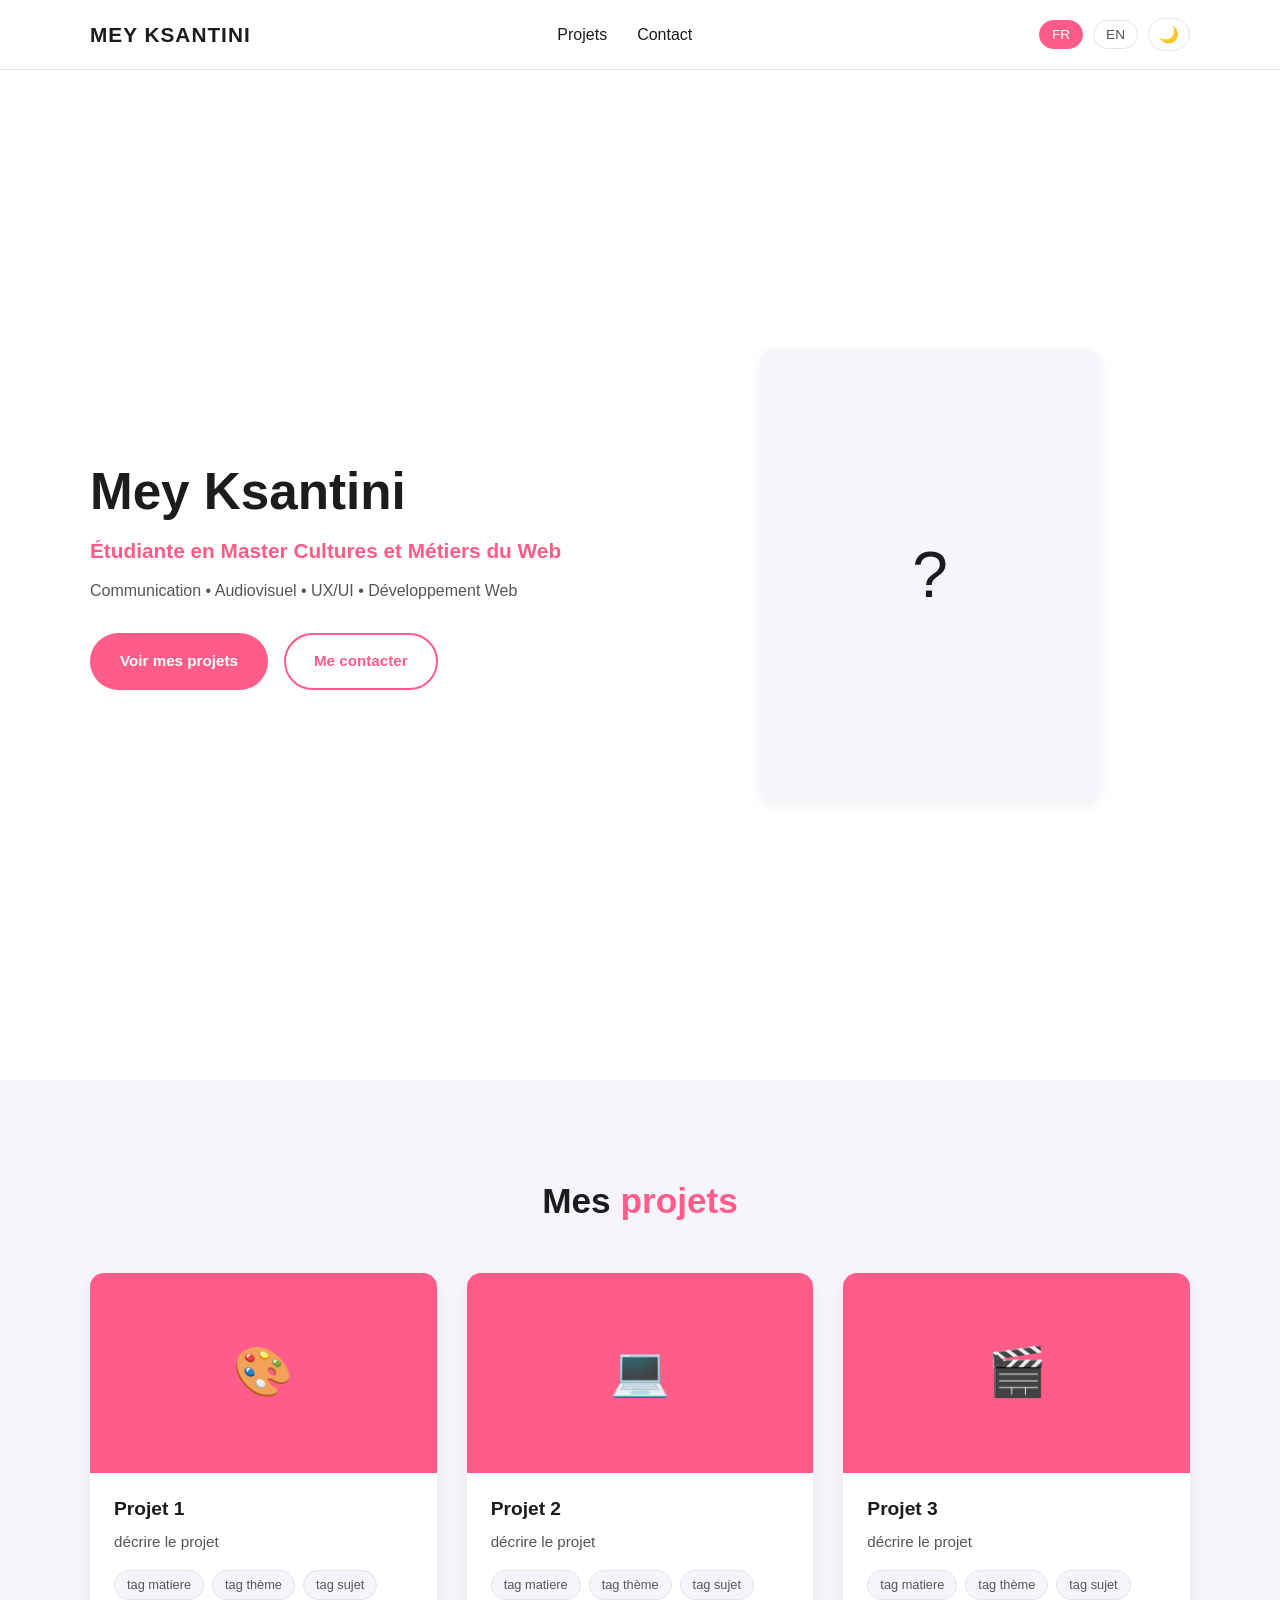
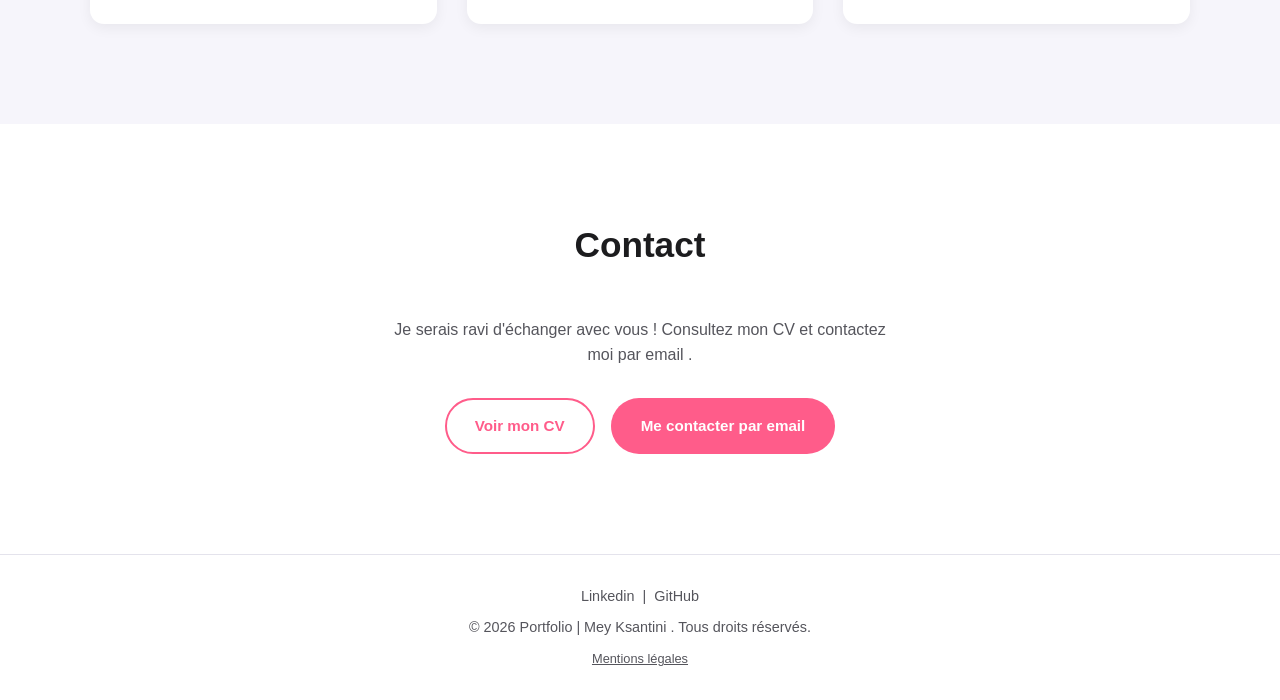
<file: index.html>
<!DOCTYPE html>
<html lang="fr">
<head>
    <meta charset="UTF-8">
    <meta name="viewport" content="width=device-width, initial-scale=1.0">
    <meta name="description" content="Portfolio de Mey, étudiante en Master Cultures et Métiers du Web.">

    <title>Portfolio 2026 | Mey Ksantini</title>

    <!-- AJOUTER un favicon -->
    <link rel="icon" type="image/png" href="media/favicon.png">

    <link href="style.css" rel="stylesheet">
</head>


<body>
<header>
    <nav>     <!-- mettre la navigation plutot collée à droite 
                deux blocs le logo tout à gauche la navigation et les bouton langues et theme plutot à droite -->
        <div class="container">
            <div class="logo"><a href="index.html">MEY KSANTINI</a></div>

            <ul>
                <li><a href="#projets">Projets</a></li>
                <li><a href="#contact-titre">Contact</a></li>
            </ul>

            <div class="nav-actions">
                <button id="fr-button" class="active" aria-pressed="true">FR</button>
                <button id="en-button" aria-pressed="false">EN</button>
                <button id="theme-button">🌙</button>
            </div>
        </div>
    </nav>
</header>


    <main>

        <!-- jaime pas cette partie  main
         j'aimerais mettre mon cv à droite et donner la possibilité de cliquer dessus 
         pour l'agrandir pour l'ouvrir en grand sur la page sans ouvrir un nouvel onglet ou ouvrir une nouvelle page
         en gros deux bloc à gauche les ecritures et les boutons à droite le cv sur lequel appuyer pour l'agrandir -->
    
            <section id="home" class="home">
        <div class="container home">
            <div class="home-content">
                <h1>Mey Ksantini</h1>
                <p class="tagline">Étudiante en Master Cultures et Métiers du Web</p>
                <p>Communication • Audiovisuel • UX/UI • Développement Web</p>
                <div class="cta-buttons">
                    <a href="#projets" class="btn btn-primary">Voir mes projets</a>
                    <a href="#contact" class="btn btn-secondary">Me contacter</a>
                </div>
            </div>

                  <!-- ici ce sera mon cv -->

            <div class="home-cv">
                <div class="home-cv-wrapper">
                    <div class="home-cv-placeholder">?</div>
                </div>
            </div>
        </div>
    </section>
    </main>


        <!-- ici mettre mes projets dans des boites -->
        <!-- pareil que pour le cv en haut : 
           donner la possibilité de cliquer dessus 
         pour l'agrandir les images des projets pour les ouvrir en grand sur la page sans ouvrir un nouvel onglet ou ouvrir une nouvelle page -->

        <section class="projects" >
        <div class="container">
            <h2 class="section-title" id="projets">Mes <span>projets</span></h2>
            <div class="projects-grid">
                <div class="project-card reveal">
                    <div class="project-visual">🎨</div>
                    <div class="project-content">
                        <h3 class="project-title">Projet 1</h3>
                        <p class="project-description">décrire le projet</p>
                        <div class="project-tags">
                            <span class="tag">tag matiere</span>
                            <span class="tag">tag thème</span>
                            <span class="tag">tag sujet</span>
                        </div>
                    </div>
                </div>


                <div class="project-card reveal">
                    <div class="project-visual">💻</div>
                    <div class="project-content">
                        <h3 class="project-title">Projet 2</h3>
                        <p class="project-description">décrire le projet</p>
                        <div class="project-tags">
                            <span class="tag">tag matiere</span>
                            <span class="tag">tag thème</span>
                            <span class="tag">tag sujet</span>
                        </div>
                    </div>
                </div>

                <div class="project-card reveal">
                    <div class="project-visual">🎬</div>
                    <div class="project-content">
                        <h3 class="project-title">Projet 3</h3>
                        <p class="project-description">décrire le projet</p>
                        <div class="project-tags">
                            <span class="tag">tag matiere</span>
                            <span class="tag">tag thème</span>
                            <span class="tag">tag sujet</span>
                        </div>
                    </div>
                </div>
            </div>
        </div>
        </section>


 <!-- nouveau bloc du one pager dédié au contact 
  un bouton voir mon cv qui cette fois ouvre le cv dans un nouvel onglet (permet de telechager en gros) 
  bouton pour ouvrir une page de mail-->

    <section class="contact" id="contact">
        <div class="container">
            <div class="contact-content">
                <h2 class="section-title" id="contact-titre">Contact</h2>
                <p>Je serais ravi d'échanger avec vous ! Consultez mon CV et contactez moi par email .</p>
                <div class="contact-buttons">
                    <!-- mettre mon cv en pdf-->
                    <a href="media/#" target="_blank" class="btn btn-secondary">Voir mon CV</a>
                    <a href="mailto:mey.ksantini@hotmail.com" target="_blank" class="btn btn-primary">Me contacter par email</a>
                </div>
            </div>
        </div>
    </section>

    <footer>
        <div class="footer-content">
            <div class="social-links">
                <a href="https://www.linkedin.com/in/mey-ksantini/" target="_blank" title="LinkedIn"> Linkedin</a>
                <p> | </p>
                <a href="https://github.com/9-mmey" target="_blank" title="GitHub"> GitHub</a>
            </div>
            <p>&copy; 2026 Portfolio | Mey Ksantini . Tous droits réservés.</p>
        </div>

        <!-- rédigez les mentions legales-->
        <a href="mentionslegales.html">Mentions légales</a>
    </footer>

    <!-- le script est placé ici, juste avant la fin du body :
         à ce moment le HTML est déjà chargé donc getElementById
         trouve bien les boutons (contrairement à quand le script
         était dans le head) -->
    <script src="script.js"></script>
</body>
</html>
</file>
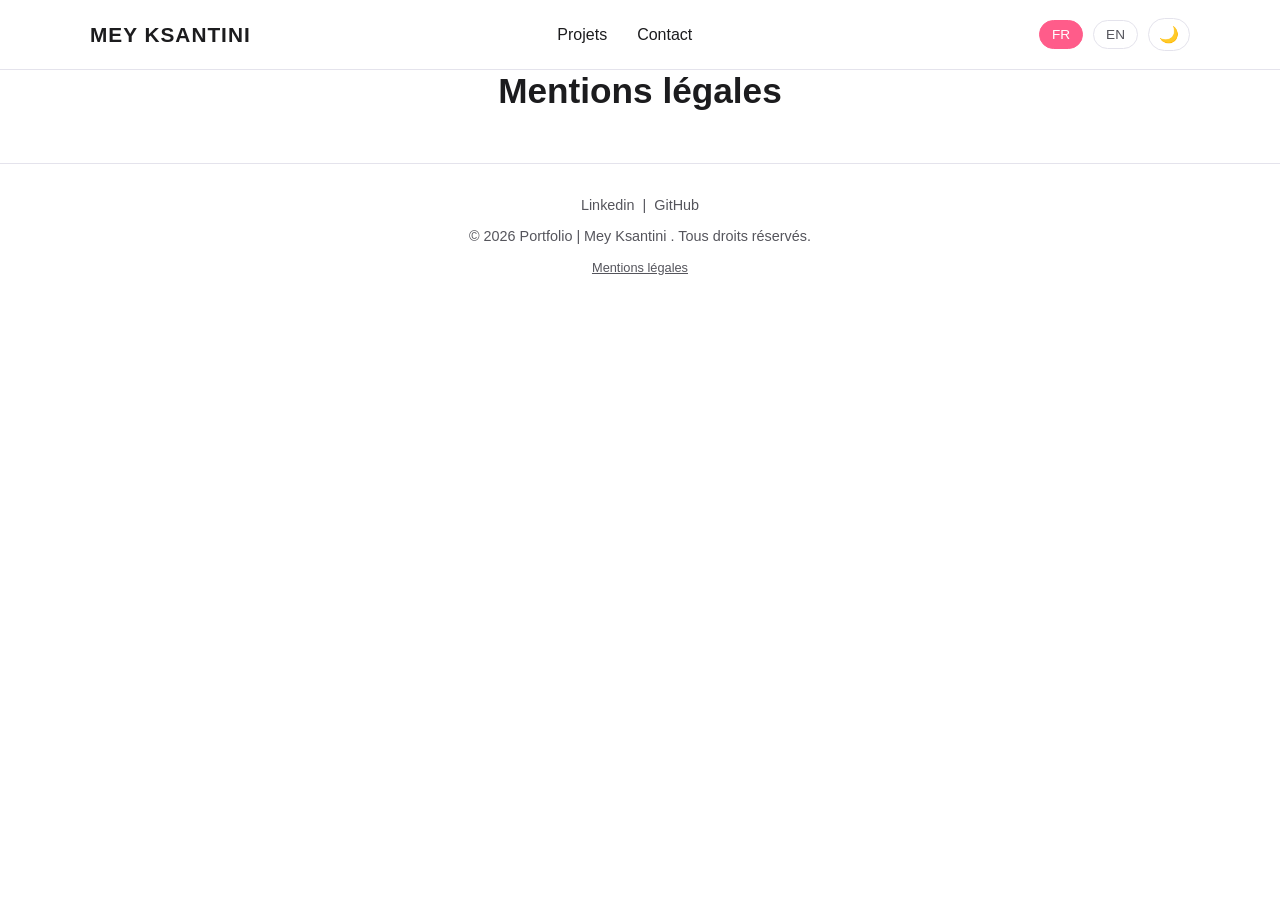
<file: mentionslegales.html>
<!DOCTYPE html>
<html lang="fr">
<head>
    <meta charset="UTF-8">
    <meta name="viewport" content="width=device-width, initial-scale=1.0">
    <meta name="description" content="Portfolio de Mey, étudiante en Master Cultures et Métiers du Web.">

    <title>Portfolio 2026 | Mey Ksantini</title>

    <!-- AJOUTER un favicon -->
    <link rel="icon" type="image/png" href="media/favicon.png">

    <link href="style.css" rel="stylesheet">
</head>


<body>
<header>
    <nav>     <!-- mettre la navigation plutot collée à droite 
                deux blocs le logo tout à gauche la navigation et les bouton langues et theme plutot à droite -->
        <div class="container">
            <div class="logo"><a href="index.html">MEY KSANTINI</a></div>
            <ul>
                <li><a href="#projets">Projets</a></li>
                <li><a href="#contact-titre">Contact</a></li>
            </ul>

            <div class="nav-actions">
                <button id="fr-button" class="active" aria-pressed="true">FR</button>
                <button id="en-button" aria-pressed="false">EN</button>
                <button id="theme-button">🌙</button>
            </div>
        </div>
    </nav>
</header>

    <main>
        <section>
                <div class="container">
            <h2 class="section-title" id="legalnotices">Mentions légales</h2>
            </div>
        </section>
    </main>

    <footer>
        <div class="footer-content">
            <div class="social-links">
                <a href="https://www.linkedin.com/in/mey-ksantini/" target="_blank" title="LinkedIn"> Linkedin</a>
                <p> | </p>
                <a href="https://github.com/9-mmey" target="_blank" title="GitHub"> GitHub</a>
            </div>
            <p>&copy; 2026 Portfolio | Mey Ksantini . Tous droits réservés.</p>
        </div>

        <!-- rédigez les mentions legales-->
        <a href="mentionslegales.html">Mentions légales</a>
    </footer>

    <!-- le script est placé ici, juste avant la fin du body :
         à ce moment le HTML est déjà chargé donc getElementById
         trouve bien les boutons (contrairement à quand le script
         était dans le head) -->
    <script src="script.js"></script>
</body>
</html>
</file>
<file: style.css>
/* 
   ordre : variables > base > header > home > projets
   > contact > footer > lightbox (agrandissement) > responsive */

/* variables (couleurs et polices)
   Toutes les couleurs passent par ces variables.
   Comme ça, pour le mode sombre, on n'a qu'à changer les
   valeurs dans [data-theme="dark"] plus bas, pas besoin de
   toucher au reste du CSS. */

:root {
    /* couleurs mode clair */
    --bg-color: #ffffff;
    --bg-soft: #f6f5fb;
    --text-color: #1c1c1e;
    --text-soft: #55555c;
    --accent: #ff5c8a;       /* couleur principale (rose) */
    --accent-hover: #e14574;
    --border-color: #e4e3ec;
    --card-bg: #ffffff;
    --shadow: 0 4px 14px rgba(0, 0, 0, 0.06);

    --font-titre: "Space Grotesk", sans-serif;
    --font-texte: "Inter", sans-serif;
    --radius: 14px;
    --section-padding: 100px 0;
}

/* mode sombre : on change juste les couleurs,
   activé en JS via document.documentElement.dataset.theme = "dark" */
[data-theme="dark"] {
    --bg-color: #16151d;
    --bg-soft: #1e1d27;
    --text-color: #f2f2f5;
    --text-soft: #b4b3bd;
    --accent: #ff7fa3;
    --accent-hover: #ffa0bb;
    --border-color: #2c2b38;
    --card-bg: #1e1d27;
    --shadow: 0 4px 14px rgba(0, 0, 0, 0.35);
}

* {
    margin: 0;
    padding: 0;
    box-sizing: border-box;
}

html {
    scroll-behavior: smooth;
}

body {
    font-family: var(--font-texte);
    background-color: var(--bg-color);
    color: var(--text-color);
    line-height: 1.6;
    /* transition douce quand on change de thème */
    transition: background-color 0.3s ease, color 0.3s ease;
}

h1, h2, h3 {
    font-family: var(--font-titre);
    line-height: 1.2;
}

a {
    text-decoration: none;
    color: inherit;
}

ul {
    list-style: none;
}

img {
    max-width: 100%;
    display: block;
}

/* mes blocs */
.container {
    width: 90%;
    max-width: 1100px;
    margin: 0 auto;
}

.section-title {
    font-size: 2.2rem;
    text-align: center;
    margin-bottom: 50px;
}

.section-title span {
    color: var(--accent);
}

/* mes boutons */
.btn {
    display: inline-block;
    padding: 14px 28px;
    border-radius: 50px;
    font-weight: 600;
    font-size: 0.95rem;
    cursor: pointer;
    transition: transform 0.2s ease, background-color 0.2s ease;
    border: 2px solid transparent;
}

.btn:hover {
    transform: translateY(-2px);
}

.btn-primary {
    background-color: var(--accent);
    color: #ffffff;
}

.btn-primary:hover {
    background-color: var(--accent-hover);
}

.btn-secondary {
    background-color: transparent;
    border-color: var(--accent);
    color: var(--accent);
}

.btn-secondary:hover {
    background-color: var(--accent);
    color: #ffffff;
}

/* header et navigation
logo tout à gauche, navigation + boutons
   langue/thème regroupés à droite */

header {
    position: sticky;
    top: 0;
    z-index: 100;
    background-color: var(--bg-color);
    border-bottom: 1px solid var(--border-color);
}

nav .container {
    display: flex;
    align-items: center;
    justify-content: space-between;
    padding: 18px 0;
}

.logo {
    font-family: var(--font-titre);
    font-weight: 700;
    font-size: 1.3rem;
    letter-spacing: 1px;
}

/* liste de liens + les boutons dans un même
   bloc flex à droite, avec un espace entre les deux blocs */
nav > .container {
    gap: 30px;
}

nav ul {
    display: flex;
    gap: 30px;
}

nav ul a {
    font-weight: 500;
    position: relative;
}

nav ul a:hover {
    color: var(--accent);
}

/* bloc de droite
   justify-content: space-between du parent */
.nav-actions {
    display: flex;
    align-items: center;
    gap: 10px;
    margin-left: 40px;
}

.nav-actions button {
    background: none;
    border: 1px solid var(--border-color);
    color: var(--text-soft);
    padding: 6px 12px;
    border-radius: 50px;
    font-size: 0.85rem;
    cursor: pointer;
    transition: all 0.2s ease;
}

.nav-actions button:hover {
    border-color: var(--accent);
    color: var(--accent);
}

/* bouton actif (langue sélectionnée) géré via la classe
   "active" ajoutée/retirée en JS */
.nav-actions button.active {
    background-color: var(--accent);
    border-color: var(--accent);
    color: #ffffff;
}

#theme-button {
    font-size: 1rem;
    padding: 6px 10px;
}

/* premier main bloc
   deux blocs, texte à gauche, CV à droite,
   cliquable pour s'agrandir sur la page (lightbox) */

.home {
    padding: var(--section-padding);
    min-height: 90vh;
    display: flex;
    align-items: center;
}

.container.home {
    display: flex;
    align-items: center;
    justify-content: space-between;
    gap: 60px;
}

.home-content {
    flex: 1;
}

.home-content h1 {
    font-size: 3.2rem;
    margin-bottom: 12px;
}

.tagline {
    font-size: 1.3rem;
    color: var(--accent);
    font-weight: 600;
    margin-bottom: 10px;
}

.home-content > p:not(.tagline) {
    color: var(--text-soft);
    margin-bottom: 30px;
}

.cta-buttons {
    display: flex;
    gap: 16px;
}

/* bloc CV à droite */
.home-cv {
    flex: 1;
    display: flex;
    justify-content: center;
}

.home-cv-wrapper {
    width: 100%;
    max-width: 340px;
    aspect-ratio: 3 / 4;
    background-color: var(--bg-soft);
    border-radius: var(--radius);
    box-shadow: var(--shadow);
    display: flex;
    align-items: center;
    justify-content: center;
    cursor: pointer; /* pour montrer que c'est cliquable */
    transition: transform 0.25s ease;
    overflow: hidden;
}

/* effet au survol du cv */
.home-cv-wrapper:hover {
    transform: scale(1.02);
}

.home-cv-placeholder {
    font-size: 4rem;
}

/* mes projets
   projets dans des boites, et images des projets cliquables
   pour s'agrandir sur la page comme le cv */

.projects {
    padding: var(--section-padding);
    background-color: var(--bg-soft);
}

.projects-grid {
    display: grid;
    grid-template-columns: repeat(auto-fit, minmax(300px, 1fr));
    gap: 30px;
}

.project-card {
    background-color: var(--card-bg);
    border-radius: var(--radius);
    overflow: hidden;
    box-shadow: var(--shadow);
    transition: transform 0.25s ease;
    opacity: 0;
    transform: translateY(30px);
}

.project-card.active {
    opacity: 1;
    transform: translateY(0);
    transition: opacity 0.6s ease, transform 0.6s ease;
}

.project-card:hover {
    transform: translateY(-6px);
}

.project-visual {
    height: 200px;
    background-color: var(--accent);
    color: #ffffff;
    display: flex;
    align-items: center;
    justify-content: center;
    font-size: 3rem;
    cursor: pointer; /* cliquable pour agrandir, comme le CV */
}

.project-content {
    padding: 24px;
}

.project-title {
    font-size: 1.2rem;
    margin-bottom: 10px;
}

.project-description {
    color: var(--text-soft);
    font-size: 0.95rem;
    margin-bottom: 16px;
}

.project-tags {
    display: flex;
    flex-wrap: wrap;
    gap: 8px;
}

.tag {
    background-color: var(--bg-soft);
    border: 1px solid var(--border-color);
    color: var(--text-soft);
    font-size: 0.8rem;
    padding: 4px 12px;
    border-radius: 50px;
}

[data-theme="dark"] .tag {
    background-color: var(--bg-color);
}

/* mon contact
   bouton "voir mon CV" et bouton mail pour outlook */

.contact {
    padding: var(--section-padding);
    text-align: center;
}

.contact-content p {
    color: var(--text-soft);
    max-width: 500px;
    margin: 0 auto 30px;
}

.contact-buttons {
    display: flex;
    justify-content: center;
    gap: 16px;
}

/* footer */

footer {
    border-top: 1px solid var(--border-color);
    padding: 30px 0;
    text-align: center;
    color: var(--text-soft);
    font-size: 0.9rem;
}

.footer-content {
    display: flex;
    flex-direction: column;
    align-items: center;
    gap: 8px;
}

.social-links {
    display: flex;
    align-items: center;
    gap: 8px;
}

.social-links a:hover {
    color: var(--accent);
}

footer > a {
    display: inline-block;
    margin-top: 10px;
    font-size: 0.8rem;
    text-decoration: underline;
}

/* lightbox = fenetre contextuelle (cv et projetcs) */

.lightbox-overlay {
    display: none;
    position: fixed;
    inset: 0;
    background-color: rgba(0, 0, 0, 0.75);
    z-index: 1000;
    align-items: center;
    justify-content: center;
    padding: 30px;
}

.lightbox-overlay.active {
    display: flex;
}

.lightbox-box {
    background-color: var(--bg-color);
    border-radius: var(--radius);
    max-width: 600px;
    width: 100%;
    max-height: 85vh;
    overflow-y: auto;
    padding: 30px;
    position: relative;
}

.lightbox-close {
    position: absolute;
    top: 14px;
    right: 14px;
    background: none;
    border: none;
    font-size: 1.4rem;
    cursor: pointer;
    color: var(--text-soft);
}

.lightbox-close:hover {
    color: var(--accent);
}

/* responsive */

@media (max-width: 900px) {
    .container.home {
        flex-direction: column;
        text-align: center;
    }

    .cta-buttons {
        justify-content: center;
    }

    nav .container {
        flex-wrap: wrap;
        gap: 14px;
    }
}

@media (max-width: 600px) {
    .home-content h1 {
        font-size: 2.2rem;
    }

    nav ul {
        gap: 16px;
    }

    .section-title {
        font-size: 1.7rem;
    }
}
</file>
